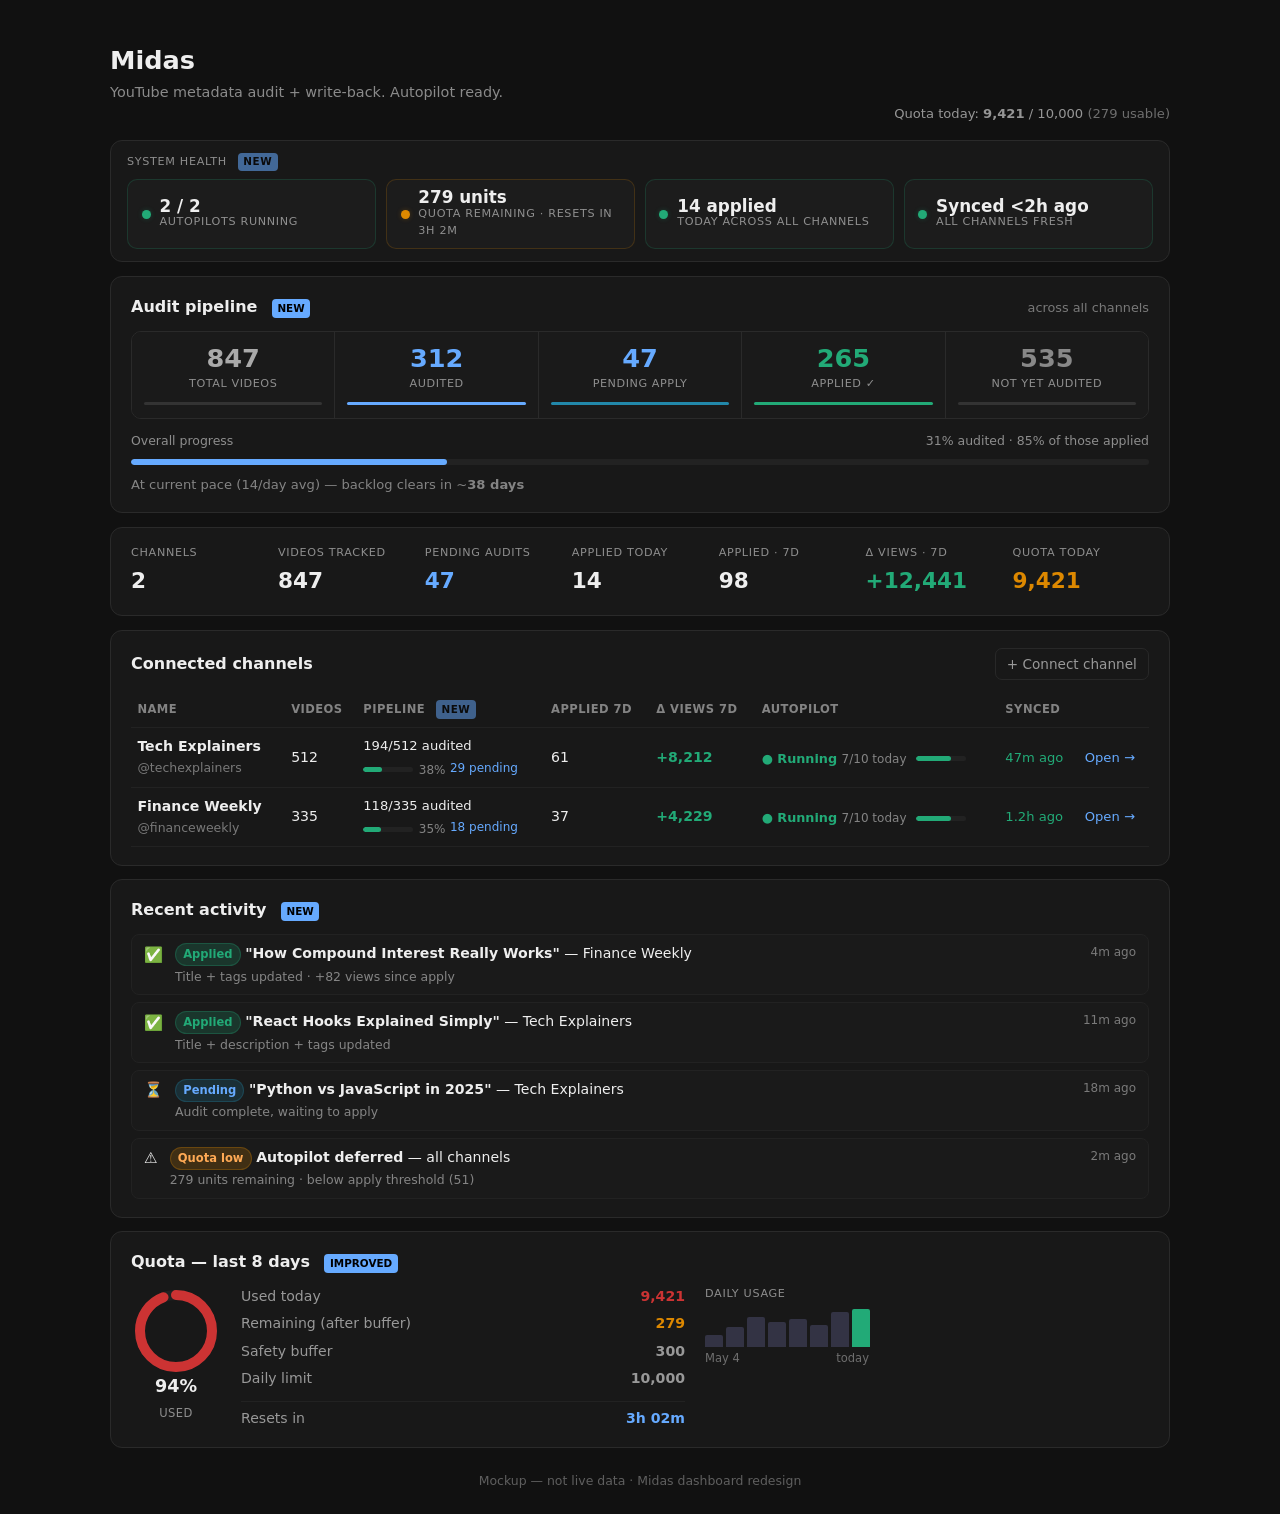
<file: .superpowers/brainstorm/80017-1778538171/content/dashboard-mockup.html>
<!DOCTYPE html>
<html lang="en">
<head>
<meta charset="utf-8"/>
<title>Midas — Dashboard Mockup</title>
<meta name="viewport" content="width=device-width, initial-scale=1"/>
<style>
  :root { color-scheme: light dark; --accent: #6af; --green: #2a7; --amber: #d80; --red: #c33; --border: #8884; }
  * { box-sizing: border-box; }
  body { font-family: ui-sans-serif, system-ui, -apple-system, "Segoe UI", Roboto, sans-serif;
         max-width: 1100px; margin: 0 auto; padding: 1.5rem 1.25rem; line-height: 1.5; background: #111; color: #eee; }
  h1 { margin-bottom: .15rem; font-size: 1.6rem; }
  .sub { opacity: .55; margin: 0 0 1.25rem; font-size: .9rem; }
  .card { border: 1px solid #2a2a2a; border-radius: 12px; padding: 1.1rem 1.25rem; margin: .85rem 0; background: #181818; }
  .label { font-size: .7rem; text-transform: uppercase; letter-spacing: .06em; opacity: .55; }

  /* ── Section A: System health bar ────────────────────────────── */
  .health-bar { display: flex; gap: .6rem; flex-wrap: wrap; align-items: stretch; }
  .health-pill {
    display: flex; align-items: center; gap: .55rem;
    border: 1px solid #2a2a2a; border-radius: 10px; padding: .55rem .85rem;
    font-size: .88rem; flex: 1; min-width: 160px; background: #1c1c1c;
  }
  .health-pill .dot { width: 9px; height: 9px; border-radius: 50%; flex-shrink: 0; }
  .health-pill .val { font-weight: 700; font-size: 1.05rem; line-height: 1; }
  .health-pill.ok { border-color: #2a73; }
  .health-pill.warn { border-color: #d803; }
  .health-pill.err { border-color: #c333; }
  .dot.ok { background: #2a7; box-shadow: 0 0 5px #2a74; }
  .dot.warn { background: #d80; box-shadow: 0 0 5px #d804; }
  .dot.err { background: #c33; box-shadow: 0 0 5px #c334; }

  /* ── Section B: Audit pipeline ───────────────────────────────── */
  .funnel { display: flex; gap: 0; align-items: stretch; border-radius: 10px; overflow: hidden; border: 1px solid #2a2a2a; }
  .funnel-step {
    flex: 1; padding: .8rem .75rem; display: flex; flex-direction: column;
    align-items: center; text-align: center; border-right: 1px solid #2a2a2a; background: #1a1a1a;
    position: relative;
  }
  .funnel-step:last-child { border-right: none; }
  .funnel-step .n { font-size: 1.6rem; font-weight: 800; line-height: 1.1; }
  .funnel-step .l { font-size: .7rem; opacity: .55; text-transform: uppercase; letter-spacing: .05em; margin-top: .2rem; }
  .funnel-step .bar { width: 100%; height: 3px; border-radius: 2px; margin-top: .6rem; }
  .funnel-arrow { width: 0; height: 0; border-top: 24px solid transparent; border-bottom: 24px solid transparent; border-left: 12px solid #2a2a2a; align-self: center; flex-shrink: 0; }
  .progress-track { background: #222; border-radius: 6px; height: 6px; margin-top: .5rem; overflow: hidden; }
  .progress-fill { height: 100%; border-radius: 6px; transition: width .4s; }

  /* ── Section C: Quota ring ───────────────────────────────────── */
  .quota-row { display: flex; gap: 1.25rem; align-items: flex-start; flex-wrap: wrap; }
  .quota-ring-wrap { display: flex; flex-direction: column; align-items: center; gap: .35rem; flex-shrink: 0; }
  svg.ring { transform: rotate(-90deg); }
  .ring-label { font-size: .72rem; opacity: .55; text-transform: uppercase; letter-spacing: .04em; }
  .quota-details { flex: 1; display: flex; flex-direction: column; gap: .4rem; min-width: 200px; }
  .quota-row-item { display: flex; justify-content: space-between; font-size: .88rem; }
  .quota-row-item .k { opacity: .6; }
  .quota-row-item .v { font-weight: 600; }
  .spark { display: flex; align-items: flex-end; gap: 3px; height: 38px; }
  .spark .b { width: 18px; border-radius: 2px 2px 0 0; min-height: 2px; background: #334; }
  .spark .b.today { background: #2a7; }

  /* ── Section D: Activity feed ────────────────────────────────── */
  .feed { display: flex; flex-direction: column; gap: .4rem; }
  .feed-item { display: flex; gap: .75rem; align-items: flex-start; font-size: .88rem; padding: .5rem .75rem; border-radius: 8px; background: #1a1a1a; border: 1px solid #222; }
  .feed-item .icon { font-size: .95rem; flex-shrink: 0; margin-top: .05rem; }
  .feed-item .body { flex: 1; }
  .feed-item .time { font-size: .75rem; opacity: .45; flex-shrink: 0; }
  .pill { display: inline-block; padding: .12rem .45rem; border-radius: 999px; font-size: .72rem; font-weight: 600; }
  .pill-applied { background: #2a73; color: #2a7; border: 1px solid #2a74; }
  .pill-pending { background: #28a3; color: #6af; border: 1px solid #28a4; }
  .pill-paused  { background: #c333; color: #f99; border: 1px solid #c334; }
  .pill-quota   { background: #d803; color: #fa5; border: 1px solid #d804; }

  /* ── Section E: Channel table improvements ──────────────────── */
  table { width: 100%; border-collapse: collapse; }
  th, td { text-align: left; padding: .5rem .4rem; border-bottom: 1px solid #222; font-size: .88rem; }
  th { font-size: .72rem; text-transform: uppercase; letter-spacing: .04em; opacity: .5; font-weight: 600; }
  .ap-running { display: inline-flex; align-items: center; gap: .3rem; color: #2a7; font-size: .8rem; font-weight: 600; }
  .ap-paused  { display: inline-flex; align-items: center; gap: .3rem; color: #c33; font-size: .8rem; font-weight: 600; }
  .ap-off     { display: inline-flex; align-items: center; gap: .3rem; opacity: .4; font-size: .8rem; }
  .mini-bar { display: inline-flex; align-items: center; gap: .35rem; }
  .mini-track { width: 50px; height: 5px; background: #222; border-radius: 3px; overflow: hidden; }
  .mini-fill  { height: 100%; border-radius: 3px; background: #2a7; }

  /* annotation badges */
  .badge-new { display: inline-block; font-size: .65rem; font-weight: 700; background: #6af; color: #000; padding: .1rem .35rem; border-radius: 4px; margin-left: .4rem; vertical-align: middle; }
  .section-head { display: flex; align-items: baseline; gap: .5rem; margin: 0 0 .75rem; }
  .section-head h3 { margin: 0; font-size: 1rem; }
</style>
</head>
<body>

<div style="display:flex;align-items:flex-end;justify-content:space-between;flex-wrap:wrap;gap:.75rem;margin-bottom:1rem;">
  <div>
    <h1>Midas</h1>
    <p class="sub">YouTube metadata audit + write-back. Autopilot ready.</p>
  </div>
  <!-- quota badge stays here, same as today -->
  <div style="font-size:.82rem;opacity:.6;">Quota today: <b>9,421</b> / 10,000 <span style="opacity:.7">(279 usable)</span></div>
</div>

<!-- ═══════════════════════════════════════════════════════════ -->
<!-- A: SYSTEM HEALTH BAR  (NEW)                               -->
<!-- ═══════════════════════════════════════════════════════════ -->
<div class="card" style="padding: .75rem 1rem;">
  <div style="margin-bottom:.5rem;" class="label">System health <span class="badge-new">NEW</span></div>
  <div class="health-bar">
    <div class="health-pill ok">
      <div class="dot ok"></div>
      <div>
        <div class="val">2 / 2</div>
        <div class="label">Autopilots running</div>
      </div>
    </div>
    <div class="health-pill warn">
      <div class="dot warn"></div>
      <div>
        <div class="val">279 units</div>
        <div class="label">Quota remaining · resets in 3h 2m</div>
      </div>
    </div>
    <div class="health-pill ok">
      <div class="dot ok"></div>
      <div>
        <div class="val">14 applied</div>
        <div class="label">Today across all channels</div>
      </div>
    </div>
    <div class="health-pill ok">
      <div class="dot ok"></div>
      <div>
        <div class="val">Synced &lt;2h ago</div>
        <div class="label">All channels fresh</div>
      </div>
    </div>
  </div>
</div>

<!-- ═══════════════════════════════════════════════════════════ -->
<!-- B: AUDIT PIPELINE FUNNEL  (NEW)                           -->
<!-- ═══════════════════════════════════════════════════════════ -->
<div class="card">
  <div class="section-head">
    <h3>Audit pipeline</h3><span class="badge-new">NEW</span>
    <span style="opacity:.45;font-size:.8rem;margin-left:auto;">across all channels</span>
  </div>
  <div class="funnel">
    <div class="funnel-step">
      <div class="n" style="color:#aaa">847</div>
      <div class="l">Total videos</div>
      <div class="bar" style="background:#333"></div>
    </div>
    <div class="funnel-step">
      <div class="n" style="color:#6af">312</div>
      <div class="l">Audited</div>
      <div class="bar" style="background:#6af"></div>
    </div>
    <div class="funnel-step">
      <div class="n" style="color:#6af">47</div>
      <div class="l">Pending apply</div>
      <div class="bar" style="background:#28a"></div>
    </div>
    <div class="funnel-step">
      <div class="n" style="color:#2a7">265</div>
      <div class="l">Applied ✓</div>
      <div class="bar" style="background:#2a7"></div>
    </div>
    <div class="funnel-step">
      <div class="n" style="color:#888">535</div>
      <div class="l">Not yet audited</div>
      <div class="bar" style="background:#333"></div>
    </div>
  </div>
  <!-- Overall progress bar -->
  <div style="margin-top:.85rem;">
    <div style="display:flex;justify-content:space-between;font-size:.78rem;opacity:.55;margin-bottom:.3rem;">
      <span>Overall progress</span>
      <span>31% audited · 85% of those applied</span>
    </div>
    <div class="progress-track">
      <div class="progress-fill" style="width:31%;background:#6af;"></div>
    </div>
  </div>
  <!-- ETA -->
  <div style="margin-top:.6rem;font-size:.82rem;opacity:.5;">
    At current pace (14/day avg) — backlog clears in ~<b style="opacity:1;color:#eee">38 days</b>
  </div>
</div>

<!-- ═══════════════════════════════════════════════════════════ -->
<!-- C: KPIs (same as today, slightly reorganised)             -->
<!-- ═══════════════════════════════════════════════════════════ -->
<div class="card">
  <div style="display:grid;grid-template-columns:repeat(auto-fit,minmax(130px,1fr));gap:.65rem;">
    <div><div class="label">Channels</div><div style="font-size:1.35rem;font-weight:700;margin-top:.2rem">2</div></div>
    <div><div class="label">Videos tracked</div><div style="font-size:1.35rem;font-weight:700;margin-top:.2rem">847</div></div>
    <div><div class="label">Pending audits</div><div style="font-size:1.35rem;font-weight:700;margin-top:.2rem;color:#6af">47</div></div>
    <div><div class="label">Applied today</div><div style="font-size:1.35rem;font-weight:700;margin-top:.2rem">14</div></div>
    <div><div class="label">Applied · 7d</div><div style="font-size:1.35rem;font-weight:700;margin-top:.2rem">98</div></div>
    <div><div class="label">Δ views · 7d</div><div style="font-size:1.35rem;font-weight:700;margin-top:.2rem;color:#2a7">+12,441</div></div>
    <div><div class="label">Quota today</div><div style="font-size:1.35rem;font-weight:700;margin-top:.2rem;color:#d80">9,421</div></div>
  </div>
</div>

<!-- ═══════════════════════════════════════════════════════════ -->
<!-- D: CHANNELS TABLE (improved autopilot + ETA column)       -->
<!-- ═══════════════════════════════════════════════════════════ -->
<div class="card">
  <div style="display:flex;justify-content:space-between;align-items:center;margin-bottom:.75rem;flex-wrap:wrap;gap:.5rem;">
    <h3 style="margin:0;font-size:1rem">Connected channels</h3>
    <a style="font-size:.85rem;opacity:.6;text-decoration:none;border:1px solid #333;padding:.3rem .7rem;border-radius:7px;color:inherit">+ Connect channel</a>
  </div>
  <table>
    <thead><tr>
      <th>Name</th>
      <th>Videos</th>
      <th>Pipeline <span class="badge-new">NEW</span></th>
      <th>Applied 7d</th>
      <th>Δ views 7d</th>
      <th>Autopilot</th>
      <th>Synced</th>
      <th></th>
    </tr></thead>
    <tbody>
      <tr>
        <td><b>Tech Explainers</b><br><span style="opacity:.45;font-size:.78rem">@techexplainers</span></td>
        <td>512</td>
        <td>
          <!-- Mini pipeline: audited / total + pending badge -->
          <div style="font-size:.82rem;">194/512 audited</div>
          <div class="mini-bar" style="margin-top:.3rem">
            <div class="mini-track"><div class="mini-fill" style="width:38%"></div></div>
            <span style="font-size:.75rem;opacity:.5">38%</span>
          </div>
          <span style="font-size:.75rem;color:#6af">29 pending</span>
        </td>
        <td>61</td>
        <td style="color:#2a7;font-weight:600">+8,212</td>
        <td>
          <div class="ap-running">● Running</div>
          <div class="mini-bar" style="margin-top:.25rem">
            <span style="font-size:.75rem;opacity:.5">7/10 today</span>
            <div class="mini-track" style="margin-left:.25rem"><div class="mini-fill" style="width:70%"></div></div>
          </div>
        </td>
        <td style="color:#2a7;font-size:.82rem">47m ago</td>
        <td><a style="font-size:.82rem;color:#6af;text-decoration:none">Open →</a></td>
      </tr>
      <tr>
        <td><b>Finance Weekly</b><br><span style="opacity:.45;font-size:.78rem">@financeweekly</span></td>
        <td>335</td>
        <td>
          <div style="font-size:.82rem;">118/335 audited</div>
          <div class="mini-bar" style="margin-top:.3rem">
            <div class="mini-track"><div class="mini-fill" style="width:35%"></div></div>
            <span style="font-size:.75rem;opacity:.5">35%</span>
          </div>
          <span style="font-size:.75rem;color:#6af">18 pending</span>
        </td>
        <td>37</td>
        <td style="color:#2a7;font-weight:600">+4,229</td>
        <td>
          <div class="ap-running">● Running</div>
          <div class="mini-bar" style="margin-top:.25rem">
            <span style="font-size:.75rem;opacity:.5">7/10 today</span>
            <div class="mini-track" style="margin-left:.25rem"><div class="mini-fill" style="width:70%"></div></div>
          </div>
        </td>
        <td style="color:#2a7;font-size:.82rem">1.2h ago</td>
        <td><a style="font-size:.82rem;color:#6af;text-decoration:none">Open →</a></td>
      </tr>
    </tbody>
  </table>
</div>

<!-- ═══════════════════════════════════════════════════════════ -->
<!-- E: RECENT ACTIVITY FEED  (NEW)                            -->
<!-- ═══════════════════════════════════════════════════════════ -->
<div class="card">
  <div class="section-head">
    <h3>Recent activity</h3><span class="badge-new">NEW</span>
  </div>
  <div class="feed">
    <div class="feed-item">
      <div class="icon">✅</div>
      <div class="body">
        <span class="pill pill-applied">Applied</span>
        <b>"How Compound Interest Really Works"</b> — Finance Weekly
        <div style="opacity:.5;font-size:.78rem;margin-top:.1rem">Title + tags updated · +82 views since apply</div>
      </div>
      <div class="time">4m ago</div>
    </div>
    <div class="feed-item">
      <div class="icon">✅</div>
      <div class="body">
        <span class="pill pill-applied">Applied</span>
        <b>"React Hooks Explained Simply"</b> — Tech Explainers
        <div style="opacity:.5;font-size:.78rem;margin-top:.1rem">Title + description + tags updated</div>
      </div>
      <div class="time">11m ago</div>
    </div>
    <div class="feed-item">
      <div class="icon">⏳</div>
      <div class="body">
        <span class="pill pill-pending">Pending</span>
        <b>"Python vs JavaScript in 2025"</b> — Tech Explainers
        <div style="opacity:.5;font-size:.78rem;margin-top:.1rem">Audit complete, waiting to apply</div>
      </div>
      <div class="time">18m ago</div>
    </div>
    <div class="feed-item">
      <div class="icon">⚠️</div>
      <div class="body">
        <span class="pill pill-quota">Quota low</span>
        <b>Autopilot deferred</b> — all channels
        <div style="opacity:.5;font-size:.78rem;margin-top:.1rem">279 units remaining · below apply threshold (51)</div>
      </div>
      <div class="time">2m ago</div>
    </div>
  </div>
</div>

<!-- ═══════════════════════════════════════════════════════════ -->
<!-- F: QUOTA (improved — ring + sparkline + reset countdown)  -->
<!-- ═══════════════════════════════════════════════════════════ -->
<div class="card">
  <div class="section-head">
    <h3>Quota — last 8 days</h3><span class="badge-new">IMPROVED</span>
  </div>
  <div class="quota-row">
    <!-- donut ring -->
    <div class="quota-ring-wrap">
      <svg width="90" height="90" viewBox="0 0 90 90" class="ring">
        <circle cx="45" cy="45" r="36" fill="none" stroke="#222" stroke-width="10"/>
        <!-- 94.21% used: circumference = 2π*36 ≈ 226.2. used arc = 226.2 * 0.9421 ≈ 213.1 -->
        <circle cx="45" cy="45" r="36" fill="none" stroke="#c33" stroke-width="10"
                stroke-dasharray="213.1 226.2" stroke-linecap="round"/>
      </svg>
      <div style="font-size:1.1rem;font-weight:700;margin-top:-.5rem">94%</div>
      <div class="ring-label">used</div>
    </div>
    <!-- details -->
    <div class="quota-details">
      <div class="quota-row-item"><span class="k">Used today</span><span class="v" style="color:#c33">9,421</span></div>
      <div class="quota-row-item"><span class="k">Remaining (after buffer)</span><span class="v" style="color:#d80">279</span></div>
      <div class="quota-row-item"><span class="k">Safety buffer</span><span class="v" style="opacity:.6">300</span></div>
      <div class="quota-row-item"><span class="k">Daily limit</span><span class="v" style="opacity:.6">10,000</span></div>
      <div class="quota-row-item" style="margin-top:.35rem;padding-top:.35rem;border-top:1px solid #222">
        <span class="k">Resets in</span>
        <span class="v" style="color:#6af">3h 02m</span>
      </div>
    </div>
    <!-- sparkline -->
    <div style="flex:1;min-width:140px;">
      <div class="label" style="margin-bottom:.4rem">Daily usage</div>
      <div class="spark">
        <div class="b" style="height:12px" title="May 4"></div>
        <div class="b" style="height:20px" title="May 5"></div>
        <div class="b" style="height:30px" title="May 6"></div>
        <div class="b" style="height:25px" title="May 7"></div>
        <div class="b" style="height:28px" title="May 8"></div>
        <div class="b" style="height:22px" title="May 9"></div>
        <div class="b" style="height:35px" title="May 10"></div>
        <div class="b today" style="height:38px" title="May 11 (today)"></div>
      </div>
      <div style="font-size:.72rem;opacity:.4;display:flex;justify-content:space-between;margin-top:.2rem;max-width:164px">
        <span>May 4</span><span>today</span>
      </div>
    </div>
  </div>
</div>

<div style="text-align:center;margin-top:1.5rem;font-size:.78rem;opacity:.35;">
  Mockup — not live data · Midas dashboard redesign
</div>

</body>
</html>
</file>
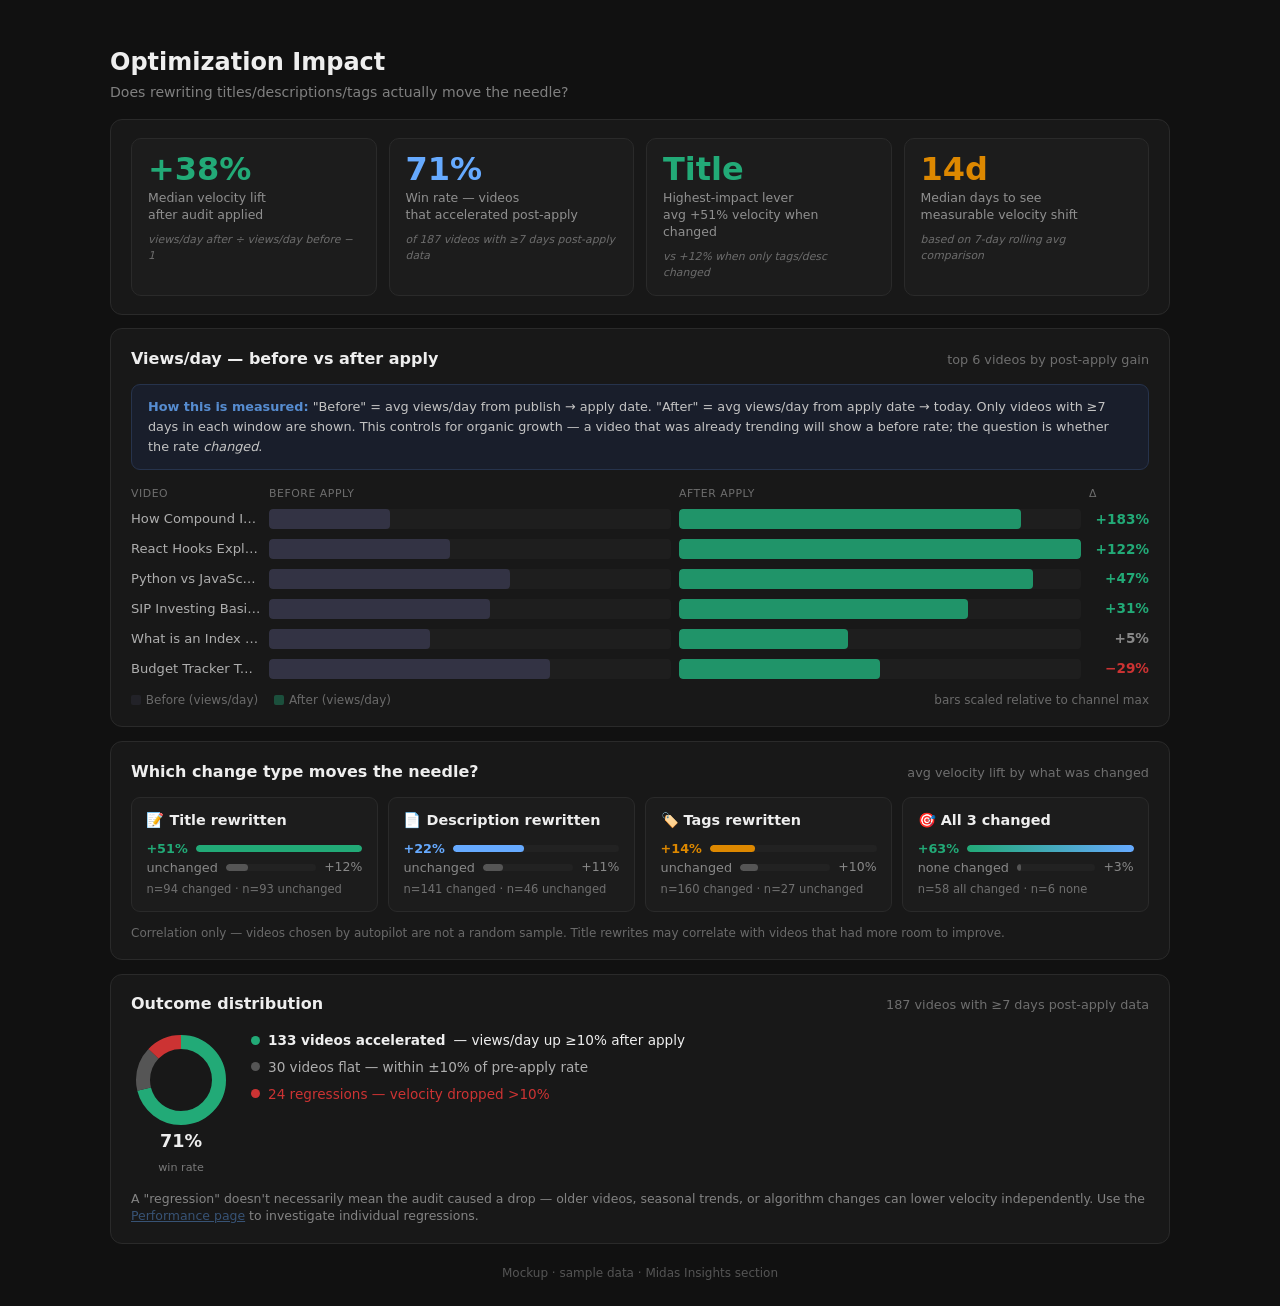
<file: .superpowers/brainstorm/80017-1778538171/content/insights-mockup.html>
<!DOCTYPE html>
<html lang="en">
<head>
<meta charset="utf-8"/>
<title>Midas — Insights Mockup</title>
<meta name="viewport" content="width=device-width, initial-scale=1"/>
<style>
  :root { color-scheme: light dark; }
  * { box-sizing: border-box; }
  body { font-family: ui-sans-serif, system-ui, -apple-system, "Segoe UI", Roboto, sans-serif;
         max-width: 1100px; margin: 0 auto; padding: 1.5rem 1.25rem; line-height: 1.5; background: #111; color: #eee; }
  .card { border: 1px solid #2a2a2a; border-radius: 12px; padding: 1.1rem 1.25rem; margin: .85rem 0; background: #181818; }
  .label { font-size: .7rem; text-transform: uppercase; letter-spacing: .06em; opacity: .5; }
  .muted { opacity: .5; }

  /* ── Headline metrics ──────────────────────────────── */
  .insight-hero { display: grid; grid-template-columns: repeat(auto-fit, minmax(160px, 1fr)); gap: .75rem; }
  .hero-stat { border: 1px solid #2a2a2a; border-radius: 10px; padding: .85rem 1rem; background: #1c1c1c; }
  .hero-stat .big { font-size: 2rem; font-weight: 800; line-height: 1; }
  .hero-stat .desc { font-size: .78rem; opacity: .55; margin-top: .35rem; line-height: 1.35; }
  .hero-stat .method { font-size: .68rem; opacity: .38; margin-top: .5rem; font-style: italic; }
  .pos { color: #2a7; }
  .amb { color: #6af; }
  .neu { color: #d80; }

  /* ── Velocity comparison ───────────────────────────── */
  .vel-chart { display: flex; flex-direction: column; gap: .6rem; }
  .vel-row { display: grid; grid-template-columns: 130px 1fr 1fr 60px; gap: .5rem; align-items: center; font-size: .85rem; }
  .vel-label { opacity: .7; font-size: .82rem; }
  .bar-wrap { height: 20px; background: #1e1e1e; border-radius: 4px; overflow: hidden; position: relative; }
  .bar-before { position: absolute; height: 100%; background: #334; border-radius: 4px; }
  .bar-after  { position: absolute; height: 100%; background: #2a7; border-radius: 4px; opacity: .85; }
  .vel-delta { font-weight: 700; text-align: right; }
  .vel-header { display: grid; grid-template-columns: 130px 1fr 1fr 60px; gap: .5rem; font-size: .68rem; opacity: .4; text-transform: uppercase; letter-spacing: .05em; margin-bottom: -.2rem; }

  /* ── Lever breakdown ───────────────────────────────── */
  .lever-grid { display: grid; grid-template-columns: repeat(auto-fit, minmax(200px, 1fr)); gap: .65rem; }
  .lever-card { border: 1px solid #2a2a2a; border-radius: 9px; padding: .75rem .9rem; background: #1c1c1c; }
  .lever-card .field { font-weight: 700; font-size: .9rem; margin-bottom: .45rem; }
  .lever-bar-row { display: flex; align-items: center; gap: .5rem; font-size: .8rem; margin-top: .3rem; }
  .lever-track { flex: 1; height: 7px; background: #222; border-radius: 4px; overflow: hidden; }
  .lever-fill { height: 100%; border-radius: 4px; }
  .lever-n { opacity: .4; font-size: .72rem; margin-top: .25rem; }

  /* ── Win / loss ────────────────────────────────────── */
  .wl-row { display: flex; gap: 1.25rem; align-items: flex-start; flex-wrap: wrap; }
  .donut-wrap { display: flex; flex-direction: column; align-items: center; gap: .3rem; flex-shrink: 0; }
  svg.donut { transform: rotate(-90deg); }
  .wl-legend { display: flex; flex-direction: column; gap: .4rem; font-size: .85rem; }
  .wl-item { display: flex; align-items: center; gap: .5rem; }
  .wl-dot { width: 9px; height: 9px; border-radius: 50%; flex-shrink: 0; }
  .wl-note { font-size: .78rem; opacity: .5; line-height: 1.4; margin-top: .5rem; }

  /* ── Methodology callout ───────────────────────────── */
  .method-box { background: #1a2030; border: 1px solid #2a3a5a; border-radius: 9px; padding: .75rem 1rem; font-size: .8rem; opacity: .8; line-height: 1.55; }
  .method-box b { color: #6af; }

  /* ── Section header ────────────────────────────────── */
  .section-head { display: flex; align-items: baseline; gap: .5rem; margin: 0 0 .85rem; flex-wrap: wrap; }
  .section-head h3 { margin: 0; font-size: 1rem; }
  .badge-new { display: inline-block; font-size: .65rem; font-weight: 700; background: #6af; color: #000; padding: .1rem .35rem; border-radius: 4px; }

  .divider { border: none; border-top: 1px solid #222; margin: 1rem 0; }
</style>
</head>
<body>

<div style="margin-bottom: 1rem;">
  <h2 style="margin-bottom:.15rem">Optimization Impact</h2>
  <p style="opacity:.5;margin:0;font-size:.88rem">Does rewriting titles/descriptions/tags actually move the needle?</p>
</div>

<!-- ══════════════════════════════════════════════════════ -->
<!-- HERO STATS                                            -->
<!-- ══════════════════════════════════════════════════════ -->
<div class="card">
  <div class="insight-hero">

    <div class="hero-stat">
      <div class="big pos">+38%</div>
      <div class="desc">Median velocity lift<br>after audit applied</div>
      <div class="method">views/day after ÷ views/day before − 1</div>
    </div>

    <div class="hero-stat">
      <div class="big amb">71%</div>
      <div class="desc">Win rate — videos<br>that accelerated post-apply</div>
      <div class="method">of 187 videos with ≥7 days post-apply data</div>
    </div>

    <div class="hero-stat">
      <div class="big pos">Title</div>
      <div class="desc">Highest-impact lever<br>avg +51% velocity when changed</div>
      <div class="method">vs +12% when only tags/desc changed</div>
    </div>

    <div class="hero-stat">
      <div class="big neu">14d</div>
      <div class="desc">Median days to see<br>measurable velocity shift</div>
      <div class="method">based on 7-day rolling avg comparison</div>
    </div>

  </div>
</div>

<!-- ══════════════════════════════════════════════════════ -->
<!-- VELOCITY COMPARISON (before vs after per video cohort) -->
<!-- ══════════════════════════════════════════════════════ -->
<div class="card">
  <div class="section-head">
    <h3>Views/day — before vs after apply</h3>
    <span style="opacity:.4;font-size:.8rem;margin-left:auto">top 6 videos by post-apply gain</span>
  </div>

  <div class="method-box" style="margin-bottom: 1rem;">
    <b>How this is measured:</b> "Before" = avg views/day from publish → apply date. "After" = avg views/day from apply date → today. Only videos with ≥7 days in each window are shown. This controls for organic growth — a video that was already trending will show a before rate; the question is whether the rate <em>changed</em>.
  </div>

  <div class="vel-chart">
    <div class="vel-header">
      <span>Video</span>
      <span>Before apply</span>
      <span>After apply</span>
      <span>Δ</span>
    </div>

    <!-- Row 1 -->
    <div class="vel-row">
      <div class="vel-label" style="overflow:hidden;text-overflow:ellipsis;white-space:nowrap" title="How Compound Interest Really Works">How Compound Interest…</div>
      <div class="bar-wrap">
        <div class="bar-before" style="width:30%"></div>
      </div>
      <div class="bar-wrap">
        <div class="bar-after" style="width:85%"></div>
      </div>
      <div class="vel-delta pos">+183%</div>
    </div>

    <!-- Row 2 -->
    <div class="vel-row">
      <div class="vel-label" style="overflow:hidden;text-overflow:ellipsis;white-space:nowrap">React Hooks Explained…</div>
      <div class="bar-wrap">
        <div class="bar-before" style="width:45%"></div>
      </div>
      <div class="bar-wrap">
        <div class="bar-after" style="width:100%"></div>
      </div>
      <div class="vel-delta pos">+122%</div>
    </div>

    <!-- Row 3 -->
    <div class="vel-row">
      <div class="vel-label" style="overflow:hidden;text-overflow:ellipsis;white-space:nowrap">Python vs JavaScript…</div>
      <div class="bar-wrap">
        <div class="bar-before" style="width:60%"></div>
      </div>
      <div class="bar-wrap">
        <div class="bar-after" style="width:88%"></div>
      </div>
      <div class="vel-delta pos">+47%</div>
    </div>

    <!-- Row 4 -->
    <div class="vel-row">
      <div class="vel-label" style="overflow:hidden;text-overflow:ellipsis;white-space:nowrap">SIP Investing Basics</div>
      <div class="bar-wrap">
        <div class="bar-before" style="width:55%"></div>
      </div>
      <div class="bar-wrap">
        <div class="bar-after" style="width:72%"></div>
      </div>
      <div class="vel-delta pos">+31%</div>
    </div>

    <!-- Row 5 — flat -->
    <div class="vel-row">
      <div class="vel-label" style="overflow:hidden;text-overflow:ellipsis;white-space:nowrap">What is an Index Fund</div>
      <div class="bar-wrap">
        <div class="bar-before" style="width:40%"></div>
      </div>
      <div class="bar-wrap">
        <div class="bar-after" style="width:42%"></div>
      </div>
      <div class="vel-delta" style="color:#888">+5%</div>
    </div>

    <!-- Row 6 — regression -->
    <div class="vel-row">
      <div class="vel-label" style="overflow:hidden;text-overflow:ellipsis;white-space:nowrap">Budget Tracker Tutorial</div>
      <div class="bar-wrap">
        <div class="bar-before" style="width:70%"></div>
      </div>
      <div class="bar-wrap">
        <div class="bar-after" style="width:50%"></div>
      </div>
      <div class="vel-delta" style="color:#c33">−29%</div>
    </div>
  </div>

  <div style="margin-top:.75rem;font-size:.75rem;opacity:.38;display:flex;gap:1rem;flex-wrap:wrap;">
    <span><span style="display:inline-block;width:10px;height:10px;background:#334;border-radius:2px;vertical-align:middle;margin-right:.3rem"></span>Before (views/day)</span>
    <span><span style="display:inline-block;width:10px;height:10px;background:#2a7;border-radius:2px;vertical-align:middle;margin-right:.3rem"></span>After (views/day)</span>
    <span style="margin-left:auto">bars scaled relative to channel max</span>
  </div>
</div>

<!-- ══════════════════════════════════════════════════════ -->
<!-- LEVER BREAKDOWN                                       -->
<!-- ══════════════════════════════════════════════════════ -->
<div class="card">
  <div class="section-head">
    <h3>Which change type moves the needle?</h3>
    <span style="opacity:.4;font-size:.8rem;margin-left:auto">avg velocity lift by what was changed</span>
  </div>
  <div class="lever-grid">

    <div class="lever-card">
      <div class="field">📝 Title rewritten</div>
      <div class="lever-bar-row">
        <span style="color:#2a7;font-weight:700">+51%</span>
        <div class="lever-track"><div class="lever-fill" style="width:100%;background:#2a7"></div></div>
      </div>
      <div class="lever-bar-row" style="margin-top:0">
        <span style="color:#888;font-size:.8rem">unchanged</span>
        <div class="lever-track"><div class="lever-fill" style="width:24%;background:#555"></div></div>
        <span style="color:#888;font-size:.78rem">+12%</span>
      </div>
      <div class="lever-n">n=94 changed · n=93 unchanged</div>
    </div>

    <div class="lever-card">
      <div class="field">📄 Description rewritten</div>
      <div class="lever-bar-row">
        <span style="color:#6af;font-weight:700">+22%</span>
        <div class="lever-track"><div class="lever-fill" style="width:43%;background:#6af"></div></div>
      </div>
      <div class="lever-bar-row" style="margin-top:0">
        <span style="color:#888;font-size:.8rem">unchanged</span>
        <div class="lever-track"><div class="lever-fill" style="width:22%;background:#555"></div></div>
        <span style="color:#888;font-size:.78rem">+11%</span>
      </div>
      <div class="lever-n">n=141 changed · n=46 unchanged</div>
    </div>

    <div class="lever-card">
      <div class="field">🏷️ Tags rewritten</div>
      <div class="lever-bar-row">
        <span style="color:#d80;font-weight:700">+14%</span>
        <div class="lever-track"><div class="lever-fill" style="width:27%;background:#d80"></div></div>
      </div>
      <div class="lever-bar-row" style="margin-top:0">
        <span style="color:#888;font-size:.8rem">unchanged</span>
        <div class="lever-track"><div class="lever-fill" style="width:20%;background:#555"></div></div>
        <span style="color:#888;font-size:.78rem">+10%</span>
      </div>
      <div class="lever-n">n=160 changed · n=27 unchanged</div>
    </div>

    <div class="lever-card">
      <div class="field">🎯 All 3 changed</div>
      <div class="lever-bar-row">
        <span style="color:#2a7;font-weight:700">+63%</span>
        <div class="lever-track"><div class="lever-fill" style="width:100%;background:linear-gradient(90deg,#2a7,#6af)"></div></div>
      </div>
      <div class="lever-bar-row" style="margin-top:0">
        <span style="color:#888;font-size:.8rem">none changed</span>
        <div class="lever-track"><div class="lever-fill" style="width:5%;background:#555"></div></div>
        <span style="color:#888;font-size:.78rem">+3%</span>
      </div>
      <div class="lever-n">n=58 all changed · n=6 none</div>
    </div>

  </div>
  <p style="font-size:.75rem;opacity:.38;margin:.75rem 0 0">
    Correlation only — videos chosen by autopilot are not a random sample. Title rewrites may correlate with videos that had more room to improve.
  </p>
</div>

<!-- ══════════════════════════════════════════════════════ -->
<!-- WIN RATE DONUT                                        -->
<!-- ══════════════════════════════════════════════════════ -->
<div class="card">
  <div class="section-head">
    <h3>Outcome distribution</h3>
    <span style="opacity:.4;font-size:.8rem;margin-left:auto">187 videos with ≥7 days post-apply data</span>
  </div>
  <div class="wl-row">
    <!-- donut: 71% win, 16% flat, 13% regression -->
    <div class="donut-wrap">
      <svg width="100" height="100" viewBox="0 0 100 100" class="donut">
        <!-- track -->
        <circle cx="50" cy="50" r="38" fill="none" stroke="#222" stroke-width="14"/>
        <!-- win: 71% → 238.76*.71 = 169.5 -->
        <circle cx="50" cy="50" r="38" fill="none" stroke="#2a7" stroke-width="14"
                stroke-dasharray="169.5 238.8" stroke-dashoffset="0"/>
        <!-- flat: 16% → 38.2 offset=169.5 -->
        <circle cx="50" cy="50" r="38" fill="none" stroke="#555" stroke-width="14"
                stroke-dasharray="38.2 238.8" stroke-dashoffset="-169.5"/>
        <!-- regression: 13% → 31.0 offset=207.7 -->
        <circle cx="50" cy="50" r="38" fill="none" stroke="#c33" stroke-width="14"
                stroke-dasharray="31.0 238.8" stroke-dashoffset="-207.7"/>
      </svg>
      <div style="font-size:1.1rem;font-weight:700;margin-top:-.4rem">71%</div>
      <div style="font-size:.7rem;opacity:.45">win rate</div>
    </div>
    <div class="wl-legend">
      <div class="wl-item"><div class="wl-dot" style="background:#2a7"></div><b>133 videos accelerated</b> — views/day up ≥10% after apply</div>
      <div class="wl-item"><div class="wl-dot" style="background:#555"></div><span style="opacity:.7">30 videos flat — within ±10% of pre-apply rate</span></div>
      <div class="wl-item"><div class="wl-dot" style="background:#c33"></div><span style="color:#c33">24 regressions — velocity dropped &gt;10%</span></div>
    </div>
  </div>
  <div class="wl-note" style="margin-top:.85rem">
    A "regression" doesn't necessarily mean the audit caused a drop — older videos, seasonal trends, or algorithm changes can lower velocity independently. Use the <a href="/performance" style="color:#6af;opacity:.8">Performance page</a> to investigate individual regressions.
  </div>
</div>

<div style="text-align:center;margin-top:1.25rem;font-size:.75rem;opacity:.3;">
  Mockup · sample data · Midas Insights section
</div>

</body>
</html>
</file>
